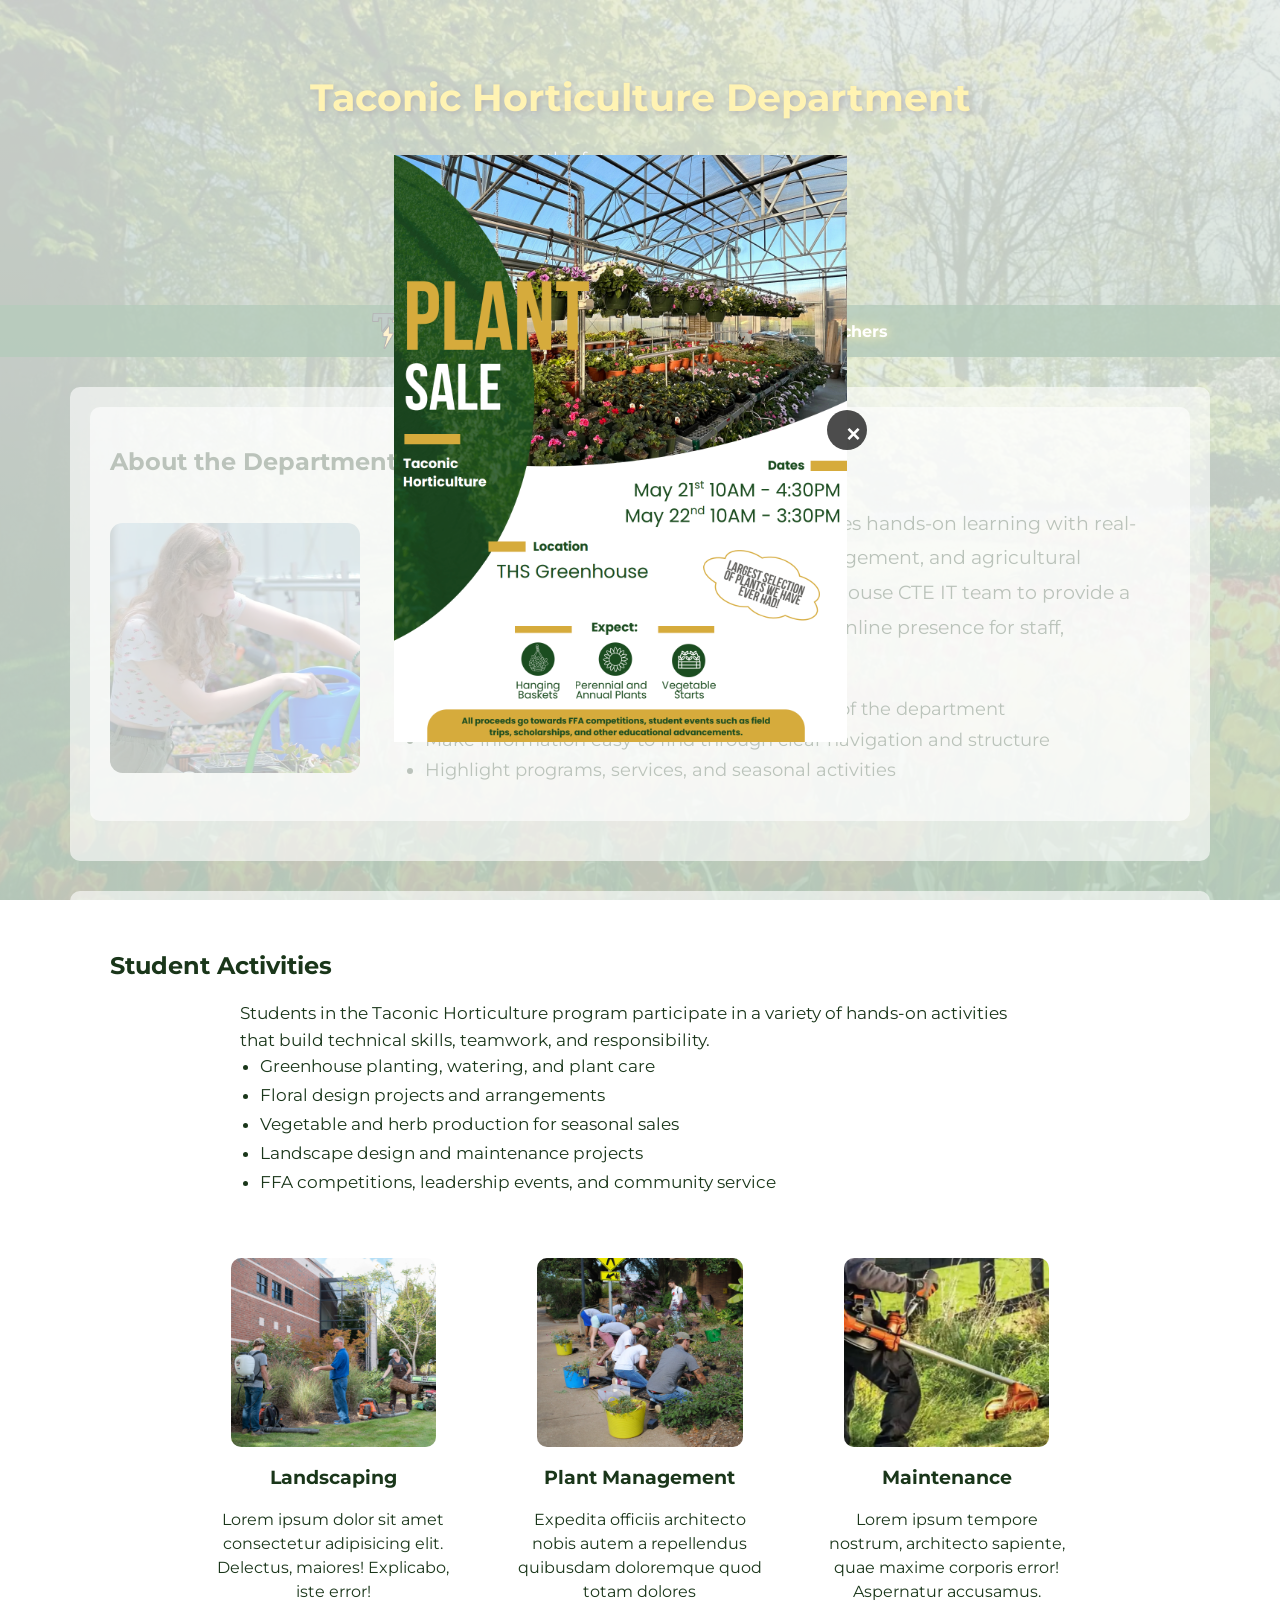
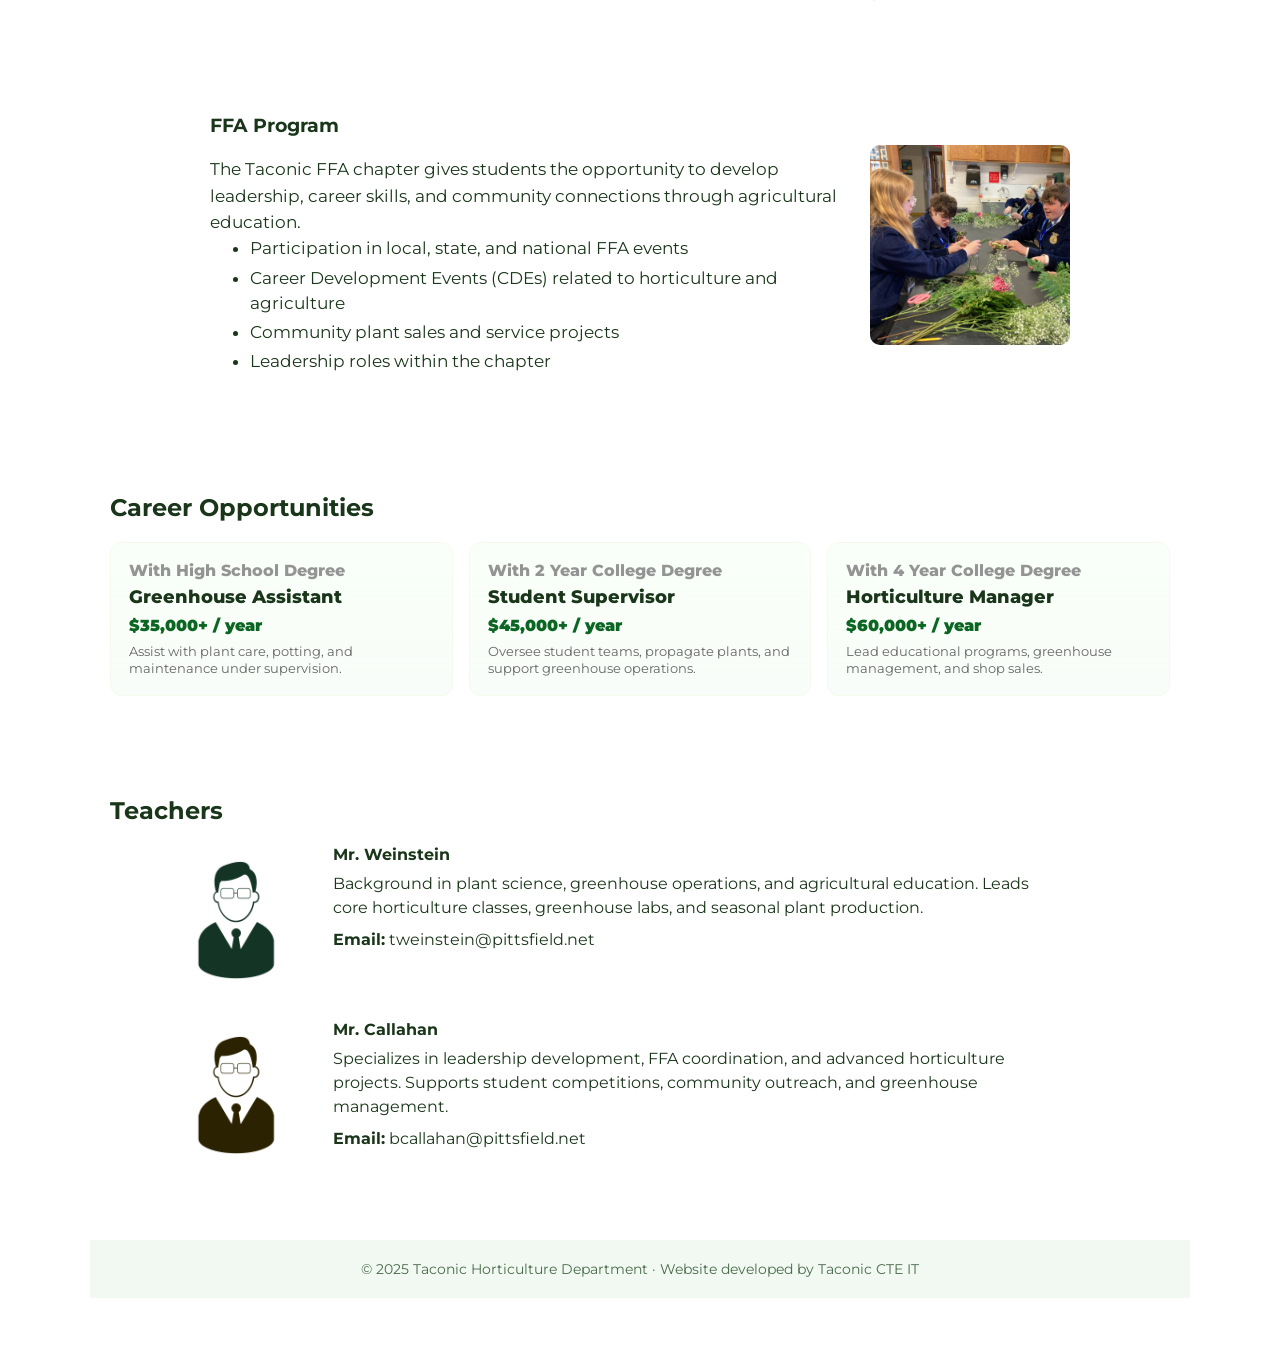
<file: index.html>
<!DOCTYPE html>
<html lang="en">
<head>
  <meta charset="UTF-8">
  <meta name="viewport" content="width=device-width, initial-scale=1.0">
  <link rel="preconnect" href="https://fonts.googleapis.com">
  <link href="https://fonts.googleapis.com/css2?family=Playfair+Display:wght@400;700&family=DM+Sans:wght@300;400;500&display=swap" rel="stylesheet">
  <link rel="stylesheet" href="style.css">
  <title>Taconic Horticulture Department</title>

</head>

<body>

<div id="splash">
    <a href="sales.html"><img src="./assets/images/sales.png" alt="Welcome"></a>
    <button id="close-btn" aria-label="Close">×</button>
</div>

<!-- HERO BANNER -->
<header class="hero-banner" id="home">
  <div class="hero-content">
    <h1 class="glow-gold">Taconic Horticulture Department</h1>
    <p>Growing the future, one plant at a time</p>
    <a href="sales.html" class="hero-button glow-gold">Seasonal Sales</a>
  </div>
</header>

<!-- NAVIGATION -->
<nav>
  <img class="taconic-logo" 
       src="./assets/images/ths_logo.png" 
       alt="Taconic Logo">

  <a class="glow-gold" href="#home">Home</a>
  <a class="glow-gold" href="#activities">Student Activities</a>
  <a class="glow-gold" href="#careers">Careers</a>
  <a class="glow-gold" href="#teachers">Teachers</a>
</nav>

<!-- ABOUT SECTION -->
<div class="section">
  <div class="card">
    <h2>About the Department</h2>

    <div class="about-container">
      <img src="assets/images/about_image.png" alt="About the Horticulture Department" class="about-image">
      
      <div class="about-content">
        <p class="about-text">
          The Taconic Horticulture Department combines hands-on learning with real-world skills in plant science,
          greenhouse management, and agricultural leadership.  
          This website is designed by the in-house CTE IT team to provide a professional, approachable, and
          user-friendly online presence for staff, students, and the community.
        </p>

        <ul class="about-list">
          <li>Present a professional and welcoming image of the department</li>
          <li>Make information easy to find through clear navigation and structure</li>
          <li>Highlight programs, services, and seasonal activities</li>
        </ul>
      </div>
    </div>
  </div>
</div>

<!-- STUDENT ACTIVITIES -->
<div class="section" id="activities">
  <div class="card">
    <h2>Student Activities</h2>

    <p class="body-text">
      Students in the Taconic Horticulture program participate in a variety of hands-on activities that build
      technical skills, teamwork, and responsibility.
    </p>

    <ul class="body-text">
      <li>Greenhouse planting, watering, and plant care</li>
      <li>Floral design projects and arrangements</li>
      <li>Vegetable and herb production for seasonal sales</li>
      <li>Landscape design and maintenance projects</li>
      <li>FFA competitions, leadership events, and community service</li>
    </ul>
    <br>

  <!-- PLANT GRID -->
  <div class="plant-grid">
    <div class="plant-card">
      <img src="./assets/images/student-act01.png" alt="Azalea">
      <h3>Landscaping</h3>
      <p>Lorem ipsum dolor sit amet consectetur adipisicing elit. Delectus, maiores! Explicabo, iste error!</p>
    </div>

    <div class="plant-card">
      <img src="./assets/images/student-act02.png" alt="Celosia">
      <h3>Plant Management</h3>
      <p>Expedita officiis architecto nobis autem a repellendus quibusdam doloremque quod totam dolores</p>
    </div>

    <div class="plant-card">
      <img src="./assets/images/student-act03.png" alt="Sunflower">
      <h3>Maintenance</h3>
      <p>Lorem ipsum tempore nostrum, architecto sapiente, quae maxime corporis error! Aspernatur accusamus.</p>
    </div>
  </div>

  <div class="info-card" id="ffa-section">
    <div class="ffa-container">
      <div class="ffa-content">
        <br>
        <h3>FFA Program</h3>
        <p class="body-text">
          The Taconic FFA chapter gives students the opportunity to develop leadership, career skills, and
          community connections through agricultural education.
        </p>

        <ul class="body-text">
          <li>Participation in local, state, and national FFA events</li>
          <li>Career Development Events (CDEs) related to horticulture and agriculture</li>
          <li>Community plant sales and service projects</li>
          <li>Leadership roles within the chapter</li>
        </ul>
      </div>
      <img src="assets/images/ffa_img.png" alt="FFA Program" class="ffa-image">
    </div>

  </div>

</div>


<!-- Career Info -->
<div class="section" id="careers" style="padding: 20px 20px 40px 20px;">
  <h2>Career Opportunities</h2>
    <!-- <p class="muted">Learn real-world horticulture and landscaping while gaining experience for future careers.</p> -->
    <div class="career-grid">
      <div class="career-card">
        <h3 class="career-sub">With High School Degree</h3>
        <div class="career-role">Greenhouse Assistant</div>
        <div class="career-salary">$35,000+ / year</div>
        <div class="career-note muted">
          Assist with plant care, potting, and maintenance under supervision.
        </div>
      </div>

      <div class="career-card">
        <h3 class="career-sub">With 2 Year College Degree</h3>
        <div class="career-role">Student Supervisor</div>
        <div class="career-salary">$45,000+ / year</div>
        <div class="career-note muted">
          Oversee student teams, propagate plants, and support greenhouse operations.
        </div>
      </div>

      <div class="career-card">
        <h3 class="career-sub">With 4 Year College Degree</h3>
        <div class="career-role">Horticulture Manager</div>
        <div class="career-salary">$60,000+ / year</div>
        <div class="career-note muted">
          Lead educational programs, greenhouse management, and shop sales.
        </div>
      </div>
  </div>
</div>

<!-- TEACHER INFO -->
<div class="section teacher-section" id="teachers">
  <div class="card transparent-card">
    <h2>Teachers</h2>

    <div class="teacher-grid" >
      <div class="teacher-card teacher-card-compact">
        <img src="assets/images/staff_green.png" alt="Mr. Weinstein" class="teacher-image">
        <div class="teacher-content">
          <h4>Mr. Weinstein</h4>
          <p class="teacher-info">
            Background in plant science, greenhouse operations, and agricultural education.
            Leads core horticulture classes, greenhouse labs, and seasonal plant production.
          </p>
          <p class="teacher-info"><strong>Email:</strong> tweinstein@pittsfield.net</p>
        </div>
      </div>

      <div class="teacher-card teacher-card-compact">
        <img src="assets/images/staff_gold.png" alt="Mr. Callahan" class="teacher-image">
        <div class="teacher-content">
          <h4>Mr. Callahan</h4>
          <p class="teacher-info">
            Specializes in leadership development, FFA coordination, and advanced horticulture projects.
            Supports student competitions, community outreach, and greenhouse management.
          </p>
          <p class="teacher-info"><strong>Email:</strong> bcallahan@pittsfield.net</p>
        </div>
      </div>
    </div>
  </div>
</div>

<!-- PROJECT INFO
<div class="section" id="project">
  <div class="card">
    <h2>Website Project Overview</h2>

    <p class="body-text">
      This website is designed and developed by the Taconic CTE IT department as an internal project to support
      the Horticulture Department. The goals are to provide a stylish, easy-to-use, and informative resource
      for staff, students, and the public.
    </p>

    <p class="subheading">Scope & Objectives</p>
    <ul class="body-text">
      <li>Present a professional and approachable online presence</li>
      <li>Make information easy to find through clear navigation and structure</li>
      <li>Highlight programs, services, and seasonal activities</li>
      <li>Optimize for desktop computer use</li>
    </ul>

    <p class="subheading">Timeline (Estimated)</p>
    <table class="timeline-table">
      <tr>
        <th>Phase</th>
        <th>Estimated Duration</th>
      </tr>
      <tr>
        <td>Discovery & Planning</td>
        <td>1 week</td>
      </tr>
      <tr>
        <td>Design</td>
        <td>1 week</td>
      </tr>
      <tr>
        <td>Development</td>
        <td>4 weeks</td>
      </tr>
      <tr>
        <td>Testing & Launch</td>
        <td>2 weeks</td>
      </tr>
      <tr>
        <td><strong>Total</strong></td>
        <td><strong>8 weeks</strong></td>
      </tr>
    </table>

    <p class="subheading">Responsibilities & Assumptions</p>
    <ul class="body-text">
      <li>Horticulture Department provides timely feedback and content approvals</li>
      <li>Department supplies accurate text, images, and materials</li>
      <li>A primary contact is designated for coordination and communication</li>
      <li>Hosting and domain follow existing Taconic IT standards</li>
      <li>Ongoing content updates handled by designated staff after launch</li>
    </ul>

    <p class="note-text">
      Source code and documentation will be maintained by the CTE IT department for future updates and improvements.
    </p>

  </div>
</div> -->

<!-- FOOTER -->
<footer>
  © 2025 Taconic Horticulture Department · Website developed by Taconic CTE IT
</footer>

<!-- JAVASCRIPT -->
<script src="script.js"></script>
<script>
    const splash = document.getElementById('splash');
    const closeBtn = document.getElementById('close-btn');

    function closeSplash() {
        if (splash.classList.contains('fade-out')) return;

        splash.classList.add('fade-out');

        setTimeout(() => {
            splash.remove();
        }, 2000); // matches CSS transition duration
    }

    // Auto-close after 10 seconds
    setTimeout(closeSplash, 8000);

    // Manual close
    closeBtn.addEventListener('click', closeSplash);
</script>

</body>
</html>
</file>
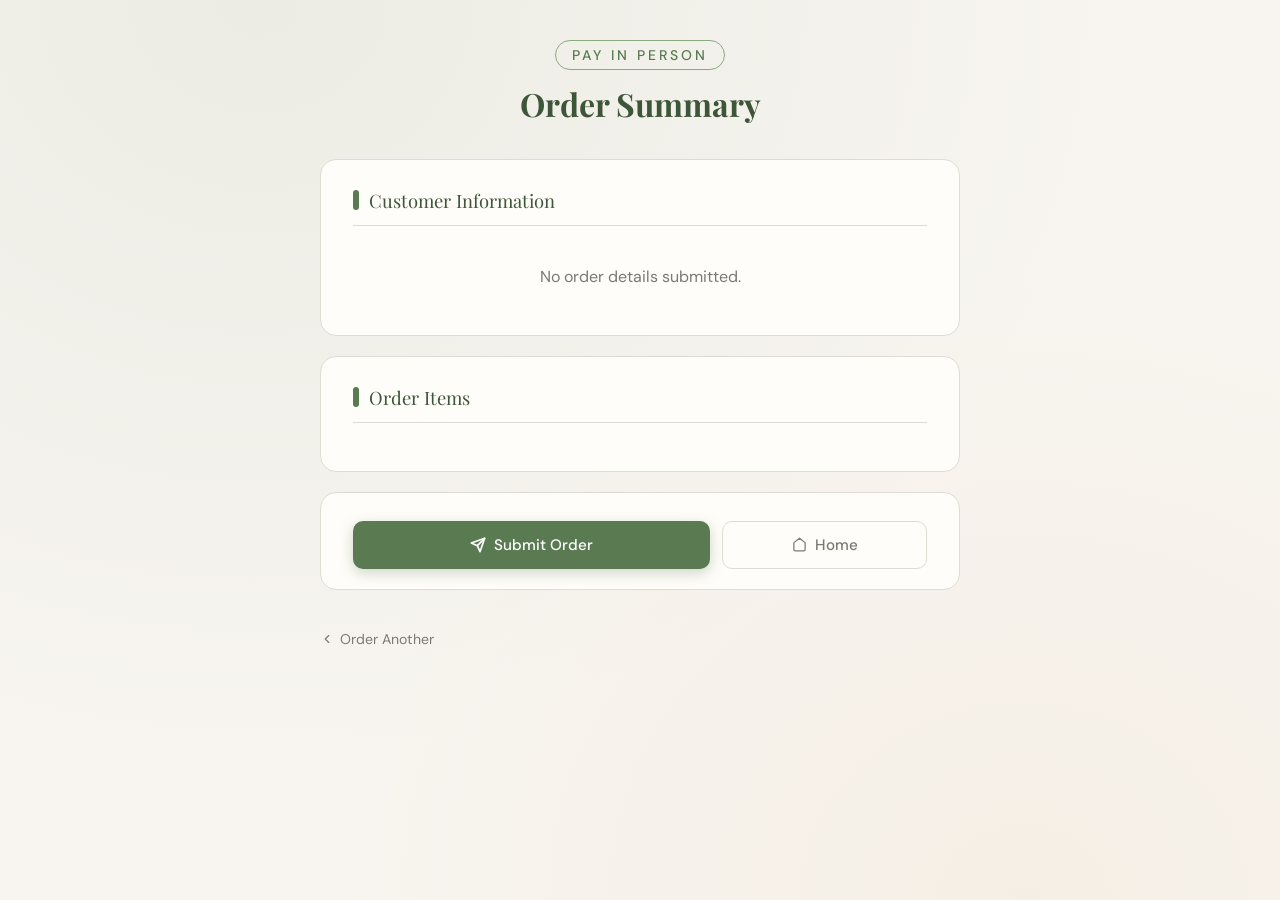
<file: order-detail.html>
<!DOCTYPE html>
<html lang="en">
<head>
    <meta charset="UTF-8">
    <meta name="viewport" content="width=device-width, initial-scale=1.0">
    <title>Order Details</title>
    <link rel="preconnect" href="https://fonts.googleapis.com">
    <link href="https://fonts.googleapis.com/css2?family=Playfair+Display:wght@400;700&family=DM+Sans:wght@300;400;500&display=swap" rel="stylesheet">
    <style>
        :root {
            --sage: #5a7a52;
            --sage-dark: #3e5638;
            --sage-light: #8aaa82;
            --cream: #f8f5f0;
            --warm-white: #fffdf9;
            --text: #2c2c2c;
            --muted: #7a7a72;
            --border: #e0dbd3;
            --accent: #c4853a;
        }

        * { box-sizing: border-box; margin: 0; padding: 0; }

        body {
            font-family: 'DM Sans', sans-serif;
            background-color: var(--cream);
            color: var(--text);
            min-height: 100vh;
            padding: 40px 20px 60px;
            background-image:
                radial-gradient(ellipse at 20% 0%, rgba(90,122,82,0.08) 0%, transparent 60%),
                radial-gradient(ellipse at 80% 100%, rgba(196,133,58,0.06) 0%, transparent 50%);
        }

        .container {
            max-width: 640px;
            margin: auto;
            animation: fadeUp 0.5s ease both;
        }

        /* Header */
        .header {
            text-align: center;
            margin-bottom: 36px;
            animation: fadeDown 0.6s ease both;
        }

        .header-eyebrow {
            display: inline-block;
            font-size: 14px;
            font-weight: 500;
            letter-spacing: 3px;
            text-transform: uppercase;
            color: var(--sage);
            border: 1px solid var(--sage-light);
            padding: 5px 16px;
            border-radius: 20px;
            margin-bottom: 16px;
        }

        h1 {
            font-family: 'Playfair Display', serif;
            font-size: clamp(1.5rem, 5vw, 2rem);
            font-weight: 700;
            color: var(--sage-dark);
            line-height: 1.15;
        }

        /* Section cards */
        .section-card {
            background: var(--warm-white);
            border: 1px solid var(--border);
            border-radius: 16px;
            padding: 28px 32px;
            margin-bottom: 20px;
        }

        .section-title {
            font-family: 'Playfair Display', serif;
            font-size: 1.15rem;
            color: var(--sage-dark);
            margin-bottom: 20px;
            padding-bottom: 12px;
            border-bottom: 1px solid var(--border);
            display: flex;
            align-items: center;
            gap: 10px;
        }

        .section-title::before {
            content: '';
            display: inline-block;
            width: 6px;
            height: 20px;
            background: var(--sage);
            border-radius: 3px;
            flex-shrink: 0;
        }

        /* Detail rows */
        .detail-row {
            display: flex;
            align-items: center;
            gap: 12px;
            padding: 10px 0;
            border-bottom: 1px solid var(--border);
        }

        .detail-row:last-child { border-bottom: none; }

        .detail-label {
            font-size: 0.78rem;
            font-weight: 500;
            letter-spacing: 0.5px;
            text-transform: uppercase;
            color: var(--muted);
            width: 90px;
            flex-shrink: 0;
        }

        .detail-value {
            font-size: 0.95rem;
            color: var(--text);
            flex: 1;
            background: var(--cream);
            border: 1.5px solid var(--border);
            border-radius: 8px;
            padding: 9px 13px;
            font-family: 'DM Sans', sans-serif;
        }

        /* Product items */
        .product-row {
            display: flex;
            align-items: center;
            justify-content: space-between;
            padding: 12px 0;
            border-bottom: 1px solid var(--border);
            gap: 12px;
        }

        .product-row:last-child { border-bottom: none; }

        .product-name {
            font-weight: 500;
            flex: 1;
        }

        .product-qty {
            font-size: 0.95rem;
            color: var(--muted);
            white-space: nowrap;
        }

        .product-subtotal {
            font-weight: 600;
            color: var(--sage-dark);
            white-space: nowrap;
            font-size: 1rem;
        }

        /* Total */
        .total-line {
            display: flex;
            justify-content: space-between;
            align-items: center;
            padding-top: 16px;
            margin-top: 4px;
            border-top: 2px solid var(--border);
        }

        .total-label {
            font-size: 0.85rem;
            text-transform: uppercase;
            letter-spacing: 1px;
            color: var(--muted);
            font-weight: 500;
        }

        .total-amount {
            font-family: 'Playfair Display', serif;
            font-size: 1.8rem;
            font-weight: 700;
            color: var(--sage-dark);
        }

        /* Buttons */
        .btn-row {
            display: flex;
            gap: 12px;
            margin-top: 8px;
        }

        button {
            display: inline-flex;
            align-items: center;
            justify-content: center;
            gap: 8px;
            padding: 13px 24px;
            border-radius: 10px;
            border: none;
            font-family: 'DM Sans', sans-serif;
            font-size: 0.95rem;
            font-weight: 500;
            cursor: pointer;
            transition: all 0.2s;
        }

        .btn-primary {
            flex: 2;
            background: var(--sage);
            color: white;
            box-shadow: 0 4px 14px rgba(90,122,82,0.3);
        }

        .btn-primary:hover {
            background: var(--sage-dark);
            box-shadow: 0 6px 20px rgba(90,122,82,0.4);
            transform: translateY(-1px);
        }

        .btn-secondary {
            flex: 1;
            background: transparent;
            color: var(--muted);
            border: 1.5px solid var(--border);
        }

        .btn-secondary:hover {
            border-color: var(--sage-light);
            color: var(--sage);
            background: rgba(90,122,82,0.04);
        }

        .back-link {
            display: inline-flex;
            align-items: center;
            gap: 6px;
            margin-top: 20px;
            font-size: 0.88rem;
            color: var(--muted);
            text-decoration: none;
            transition: color 0.2s;
        }

        .back-link:hover { color: var(--sage); }

        .no-order {
            text-align: center;
            color: var(--muted);
            padding: 20px 0;
        }

        @keyframes fadeDown {
            from { opacity: 0; transform: translateY(-16px); }
            to   { opacity: 1; transform: translateY(0); }
        }

        @keyframes fadeUp {
            from { opacity: 0; transform: translateY(16px); }
            to   { opacity: 1; transform: translateY(0); }
        }

        @media (max-width: 480px) {
            .btn-row { flex-direction: column; }
            .section-card { padding: 20px; }
        }
    </style>
</head>
<body>
    <div class="container">

        <div class="header">
            <div class="header-eyebrow">Pay In Person</div>
            <h1>Order Summary</h1>
        </div>

        <div id="order-details">
            <form id="order-details-form" action="https://formspree.io/f/mdajqypg" method="POST">

                <!-- Customer Info -->
                <div class="section-card" id="customer-card">
                    <div class="section-title">Customer Information</div>
                    <div id="customer-info-display"></div>
                </div>

                <!-- Products -->
                <div class="section-card" id="products-card">
                    <div class="section-title">Order Items</div>
                    <div id="product-list-display"></div>
                    <div id="total-amount-display"></div>
                </div>

                <div class="section-card" style="padding: 20px 32px;">
                    <div class="btn-row">
                        <button type="submit" id="send-button" class="btn-primary">
                            <svg width="16" height="16" viewBox="0 0 24 24" fill="none" stroke="currentColor" stroke-width="2.5" stroke-linecap="round" stroke-linejoin="round"><line x1="22" y1="2" x2="11" y2="13"/><polygon points="22 2 15 22 11 13 2 9 22 2"/></svg>
                            Submit Order
                        </button>
                        <button type="button" class="btn-secondary" onclick="window.location.href='index.html'">
                            <svg width="15" height="15" viewBox="0 0 24 24" fill="none" stroke="currentColor" stroke-width="2" stroke-linecap="round" stroke-linejoin="round"><path d="M3 9l9-7 9 7v11a2 2 0 0 1-2 2H5a2 2 0 0 1-2-2z"/></svg>
                            Home
                        </button>
                    </div>
                </div>

            </form>
        </div>

        <a href="sales.html" class="back-link">
            <svg width="14" height="14" viewBox="0 0 24 24" fill="none" stroke="currentColor" stroke-width="2" stroke-linecap="round" stroke-linejoin="round"><polyline points="15 18 9 12 15 6"/></svg>
            Order Another
        </a>

    </div>

    <script>
        document.addEventListener('DOMContentLoaded', function() {
            const urlParams = new URLSearchParams(window.location.search);
            const customerInfoDisplay = document.getElementById('customer-info-display');
            const productListDisplay = document.getElementById('product-list-display');
            const totalAmountDisplay = document.getElementById('total-amount-display');

            if (urlParams.toString() === '') {
                customerInfoDisplay.innerHTML = '<p class="no-order">No order details submitted.</p>';
                return;
            }

            let products = {};
            let customerDetails = {};
            let totalAmount = 0;

            for (let [key, value] of urlParams.entries()) {
                key = decodeURIComponent(key);
                value = decodeURIComponent(value);

                if (key.startsWith('quantity-')) {
                    const id = key.replace('quantity-', '');
                    if (!products[id]) products[id] = {};
                    products[id].quantity = parseInt(value, 10);
                } else if (key.startsWith('product-name-')) {
                    const id = key.replace('product-name-', '');
                    if (!products[id]) products[id] = {};
                    products[id].name = value;
                } else if (key.startsWith('product-price-')) {
                    const id = key.replace('product-price-', '');
                    if (!products[id]) products[id] = {};
                    products[id].price = parseFloat(value);
                } else if (key === 'total-order-amount') {
                    totalAmount = parseFloat(value);
                } else if (key.startsWith('customer-')) {
                    customerDetails[key.replace('customer-', '')] = value;
                }
            }

            // Render customer info
            const labelMap = { name: 'Name', email: 'Email', phone: 'Phone', notes: 'Notes' };
            if (Object.keys(customerDetails).length > 0) {
                customerInfoDisplay.innerHTML = Object.entries(customerDetails).map(([key, val]) => `
                    <div class="detail-row">
                        <span class="detail-label">${labelMap[key] || key}</span>
                        <input type="text" class="detail-value" name="${key}" value="${val}" readonly>
                    </div>
                `).join('');
            } else {
                customerInfoDisplay.innerHTML = '<p class="no-order">No customer info found.</p>';
            }

            // Render products
            if (Object.keys(products).length > 0) {
                productListDisplay.innerHTML = Object.values(products).map(p => `
                    <div class="product-row">
                        <span class="product-name">${p.name}</span>
                        <span class="product-qty">× ${p.quantity} </span>
                        <span class="product-subtotal">$${(p.quantity * p.price).toFixed(2)}</span>
                        <input type="hidden" name="${p.name}" value=" x ${p.quantity} $${(p.quantity * p.price).toFixed(2)}">
                    </div>
                `).join('');

                totalAmountDisplay.innerHTML = `
                    <div class="total-line">
                        <span class="total-label">Total</span>
                        <span class="total-amount">$${totalAmount.toFixed(2)}</span>
                        <input type="hidden" name="Total-Amount" value="$${totalAmount.toFixed(2)}">
                    </div>
                `;
            } else {
                productListDisplay.innerHTML = '<p class="no-order">No products in this order.</p>';
            }
        });
    </script>
</body>
</html>
</file>
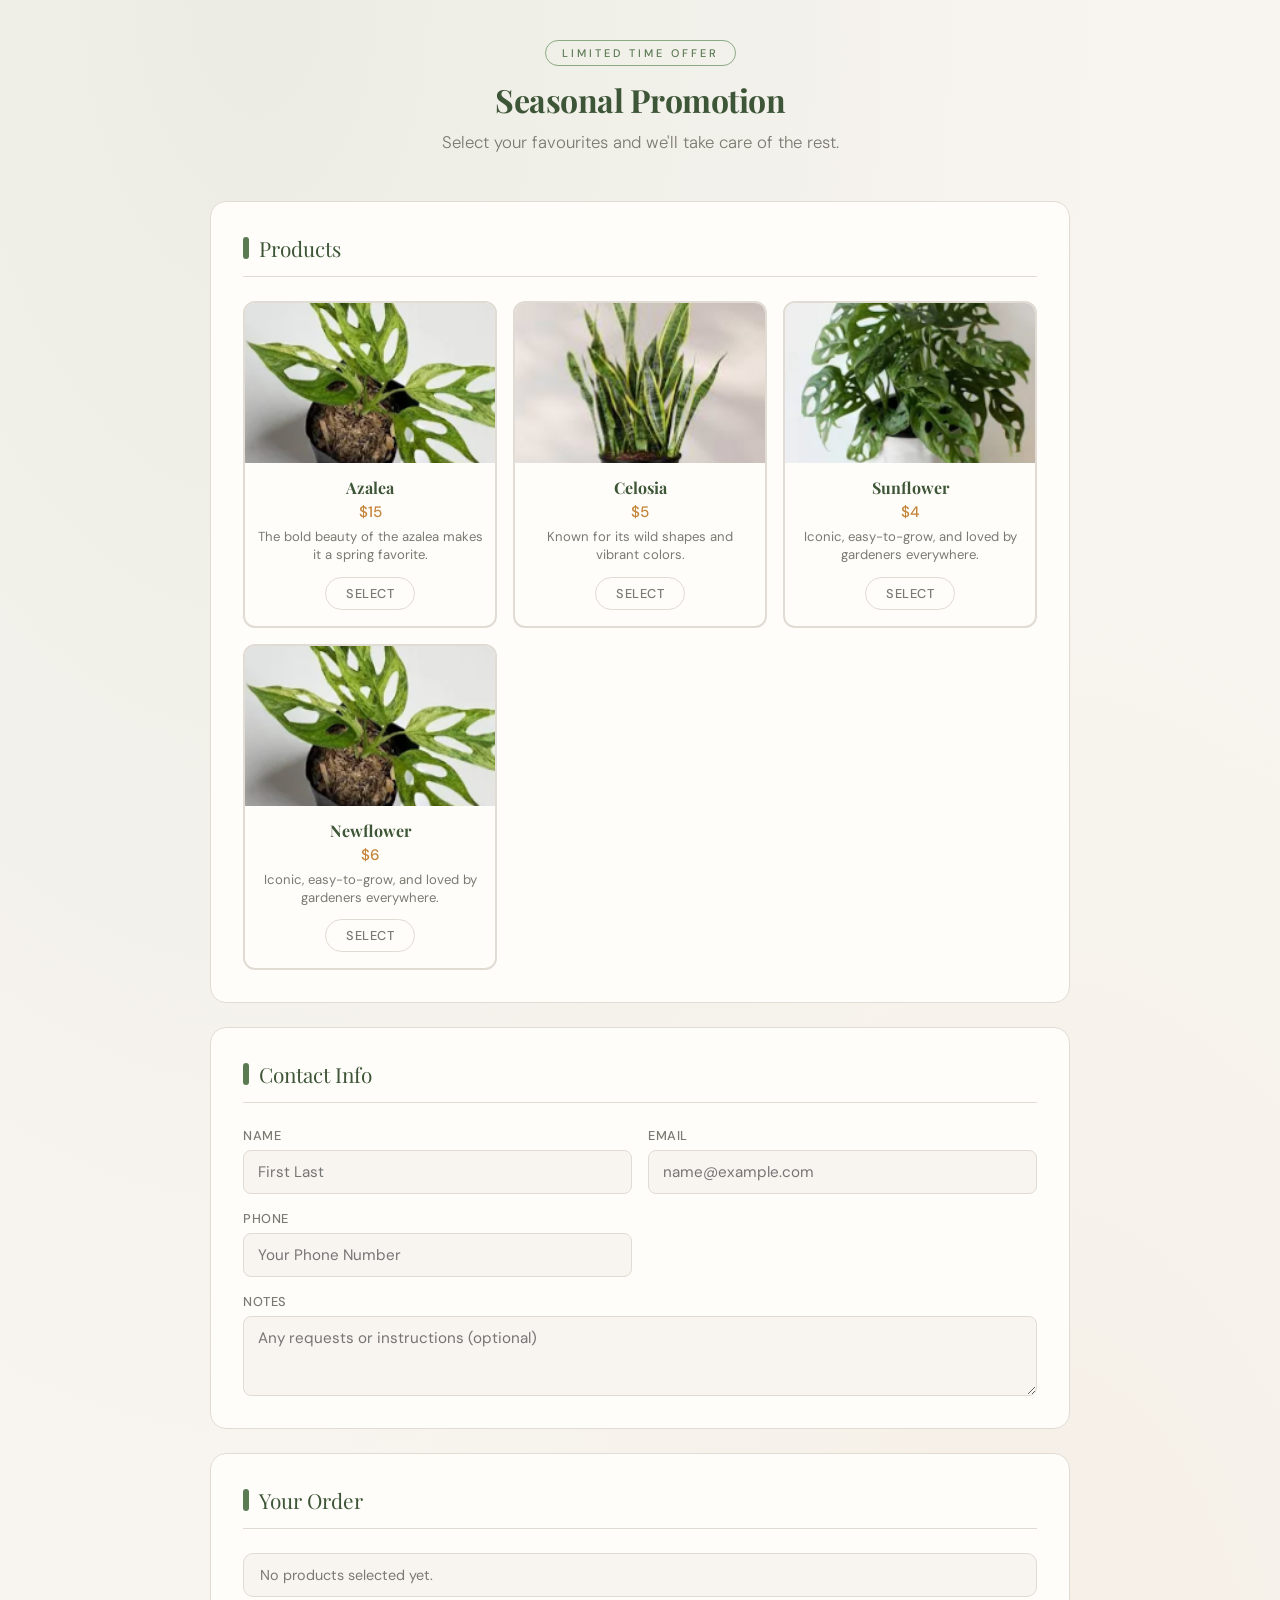
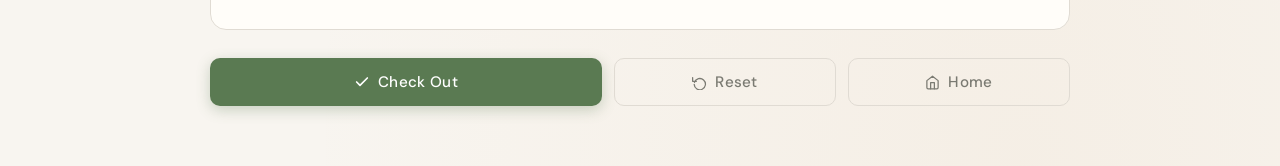
<file: sales.html>
<!DOCTYPE html>
<html lang="en">
<head>
    <meta charset="UTF-8">
    <meta name="viewport" content="width=device-width, initial-scale=1.0">
    <title>Seasonal Promotion</title>
    <link rel="preconnect" href="https://fonts.googleapis.com">
    <link href="https://fonts.googleapis.com/css2?family=Playfair+Display:wght@400;700&family=DM+Sans:wght@300;400;500&display=swap" rel="stylesheet">
    <style>
        :root {
            --sage: #5a7a52;
            --sage-dark: #3e5638;
            --sage-light: #8aaa82;
            --cream: #f8f5f0;
            --warm-white: #fffdf9;
            --text: #2c2c2c;
            --muted: #7a7a72;
            --border: #e0dbd3;
            --accent: #c4853a;
        }

        * { box-sizing: border-box; margin: 0; padding: 0; }

        body {
            font-family: 'DM Sans', sans-serif;
            background-color: var(--cream);
            color: var(--text);
            min-height: 100vh;
            padding: 40px 20px 60px;
            background-image: 
                radial-gradient(ellipse at 20% 0%, rgba(90,122,82,0.08) 0%, transparent 60%),
                radial-gradient(ellipse at 80% 100%, rgba(196,133,58,0.06) 0%, transparent 50%);
        }

        .container {
            max-width: 860px;
            margin: auto;
        }

        /* Header */
        .header {
            text-align: center;
            margin-bottom: 48px;
            animation: fadeDown 0.6s ease both;
        }

        .header-eyebrow {
            display: inline-block;
            font-size: 11px;
            font-weight: 500;
            letter-spacing: 3px;
            text-transform: uppercase;
            color: var(--sage);
            border: 1px solid var(--sage-light);
            padding: 5px 16px;
            border-radius: 20px;
            margin-bottom: 16px;
        }

        h1 {
            font-family: 'Playfair Display', serif;
            font-size: clamp(1.5rem, 5vw, 2rem);
            font-weight: 700;
            color: var(--sage-dark);
            line-height: 1.15;
            letter-spacing: -0.5px;
        }

        .header-sub {
            margin-top: 12px;
            color: var(--muted);
            font-weight: 300;
            font-size: 1.05rem;
        }

        /* Cards */
        .section-card {
            background: var(--warm-white);
            border: 1px solid var(--border);
            border-radius: 16px;
            padding: 32px;
            margin-bottom: 24px;
            animation: fadeUp 0.5s ease both;
        }

        .section-card:nth-child(2) { animation-delay: 0.1s; }
        .section-card:nth-child(3) { animation-delay: 0.2s; }
        .section-card:nth-child(4) { animation-delay: 0.3s; }

        .section-title {
            font-family: 'Playfair Display', serif;
            font-size: 1.3rem;
            color: var(--sage-dark);
            margin-bottom: 24px;
            padding-bottom: 14px;
            border-bottom: 1px solid var(--border);
            display: flex;
            align-items: center;
            gap: 10px;
        }

        .section-title::before {
            content: '';
            display: inline-block;
            width: 6px;
            height: 22px;
            background: var(--sage);
            border-radius: 3px;
        }

        /* Product Grid */
        .product-grid {
            display: grid;
            grid-template-columns: repeat(auto-fill, minmax(220px, 1fr));
            gap: 16px;
        }

        .product-item {
            border: 2px solid var(--border);
            padding: 0;
            border-radius: 12px;
            text-align: center;
            cursor: pointer;
            transition: border-color 0.2s, box-shadow 0.2s, transform 0.2s;
            overflow: hidden;
            position: relative;
            background: var(--warm-white);
        }

        .product-item:hover {
            border-color: var(--sage-light);
            box-shadow: 0 6px 24px rgba(90,122,82,0.12);
            transform: translateY(-2px);
        }

        .product-item.selected {
            border-color: var(--sage);
            box-shadow: 0 0 0 3px rgba(90,122,82,0.15);
        }

        .product-item img {
            width: 100%;
            height: 160px;
            object-fit: cover;
            display: block;
        }

        .product-item-body {
            padding: 14px 12px 16px;
        }

        .product-item h3 {
            font-family: 'Playfair Display', serif;
            font-size: 1rem;
            font-weight: 700;
            color: var(--sage-dark);
            margin-bottom: 4px;
        }

        .product-price {
            font-weight: 500;
            color: var(--accent);
            font-size: 0.95rem;
        }

        .product-desc {
            font-size: 0.82rem;
            color: var(--muted);
            margin-top: 6px;
            line-height: 1.4;
        }

        /* Custom checkbox */
        .product-item input[type="checkbox"] {
            display: none;
        }

        .product-select-btn {
            display: inline-block;
            margin-top: 12px;
            padding: 7px 20px;
            border-radius: 20px;
            font-size: 0.8rem;
            font-weight: 500;
            letter-spacing: 0.5px;
            border: 1.5px solid var(--border);
            color: var(--muted);
            transition: all 0.2s;
            cursor: pointer;
        }

        .product-item.selected .product-select-btn {
            background: var(--sage);
            border-color: var(--sage);
            color: white;
        }

        .checkmark {
            position: absolute;
            top: 10px;
            right: 10px;
            width: 24px;
            height: 24px;
            background: var(--sage);
            border-radius: 50%;
            display: flex;
            align-items: center;
            justify-content: center;
            opacity: 0;
            transform: scale(0.5);
            transition: opacity 0.2s, transform 0.2s;
        }

        .checkmark svg { width: 13px; height: 13px; fill: white; }

        .product-item.selected .checkmark {
            opacity: 1;
            transform: scale(1);
        }

        /* Contact Form */
        .form-row {
            display: grid;
            grid-template-columns: 1fr 1fr;
            gap: 16px;
            margin-bottom: 16px;
        }

        .form-group {
            display: flex;
            flex-direction: column;
            gap: 6px;
        }

        .form-group.full { grid-column: 1 / -1; }

        label {
            font-size: 0.8rem;
            font-weight: 500;
            letter-spacing: 0.5px;
            text-transform: uppercase;
            color: var(--muted);
        }

        input[type="text"],
        input[type="email"],
        input[type="tel"],
        textarea {
            width: 100%;
            padding: 11px 14px;
            border: 1.5px solid var(--border);
            border-radius: 8px;
            font-family: 'DM Sans', sans-serif;
            font-size: 0.95rem;
            color: var(--text);
            background: var(--cream);
            transition: border-color 0.2s, box-shadow 0.2s;
            outline: none;
        }

        input:focus, textarea:focus {
            border-color: var(--sage);
            box-shadow: 0 0 0 3px rgba(90,122,82,0.1);
        }

        textarea { resize: vertical; min-height: 80px; }

        /* Order summary */
        #selected-products-list {
            list-style: none;
            padding: 0;
            display: flex;
            flex-direction: column;
            gap: 10px;
        }

        #selected-products-list li {
            display: flex;
            align-items: center;
            gap: 12px;
            background: var(--cream);
            border: 1px solid var(--border);
            padding: 12px 16px;
            border-radius: 10px;
        }

        #selected-products-list li.header-row {
            background: none;
            border: none;
            padding: 0 16px;
            font-size: 0.78rem;
            font-weight: 500;
            text-transform: uppercase;
            letter-spacing: 0.5px;
            color: var(--muted);
        }

        #selected-products-list li img {
            width: 46px;
            height: 46px;
            object-fit: cover;
            border-radius: 8px;
            flex-shrink: 0;
        }

        #selected-products-list li span {
            font-weight: 500;
            flex: 1;
        }

        #selected-products-list input[type="number"] {
            width: 68px;
            padding: 7px 10px;
            text-align: center;
            border: 1.5px solid var(--border);
            border-radius: 8px;
            font-family: 'DM Sans', sans-serif;
            font-size: 0.95rem;
            background: var(--warm-white);
            outline: none;
            transition: border-color 0.2s;
        }

        #selected-products-list input[type="number"]:focus {
            border-color: var(--sage);
        }

        .empty-order {
            text-align: center;
            color: var(--muted);
            font-size: 0.9rem;
            padding: 20px 0;
        }

        .total-line {
            display: flex;
            justify-content: flex-end;
            align-items: center;
            gap: 12px;
            margin-top: 16px;
            padding-top: 16px;
            border-top: 1px solid var(--border);
        }

        .total-label {
            font-size: 0.85rem;
            text-transform: uppercase;
            letter-spacing: 1px;
            color: var(--muted);
            font-weight: 500;
        }

        .total-amount {
            font-family: 'Playfair Display', serif;
            font-size: 1.6rem;
            font-weight: 700;
            color: var(--sage-dark);
        }

        /* Buttons */
        .btn-row {
            display: flex;
            gap: 12px;
            margin-top: 28px;
        }

        button {
            display: inline-flex;
            align-items: center;
            justify-content: center;
            gap: 8px;
            padding: 13px 24px;
            border-radius: 10px;
            border: none;
            font-family: 'DM Sans', sans-serif;
            font-size: 0.95rem;
            font-weight: 500;
            cursor: pointer;
            transition: all 0.2s;
            letter-spacing: 0.3px;
        }

        .btn-primary {
            flex: 2;
            background: var(--sage);
            color: white;
            box-shadow: 0 4px 14px rgba(90,122,82,0.3);
        }

        .btn-primary:hover {
            background: var(--sage-dark);
            box-shadow: 0 6px 20px rgba(90,122,82,0.4);
            transform: translateY(-1px);
        }

        .btn-secondary {
            flex: 1;
            background: transparent;
            color: var(--muted);
            border: 1.5px solid var(--border);
        }

        .btn-secondary:hover {
            border-color: var(--sage-light);
            color: var(--sage);
            background: rgba(90,122,82,0.04);
        }

        @keyframes fadeDown {
            from { opacity: 0; transform: translateY(-16px); }
            to   { opacity: 1; transform: translateY(0); }
        }

        @keyframes fadeUp {
            from { opacity: 0; transform: translateY(16px); }
            to   { opacity: 1; transform: translateY(0); }
        }

        @media (max-width: 540px) {
            .form-row { grid-template-columns: 1fr; }
            .btn-row { flex-direction: column; }
            .btn-primary, .btn-secondary { flex: unset; width: 100%; }
        }
    </style>
</head>
<body>
    <div class="container">

        <div class="header">
            <div class="header-eyebrow">Limited Time Offer</div>
            <h1>Seasonal Promotion</h1>
            <p class="header-sub">Select your favourites and we'll take care of the rest.</p>
        </div>

        <form id="promo-form" action="order-detail.html" name="order-form" method="GET">

            <!-- Products -->
            <div class="section-card">
                <div class="section-title">Products</div>
                <div class="product-grid" id="product-grid"></div>
            </div>

            <!-- Contact -->
            <div class="section-card">
                <div class="section-title">Contact Info</div>
                <div class="form-row">
                    <div class="form-group">
                        <label for="customer-name">Name</label>
                        <input type="text" id="customer-name" name="customer-name" placeholder="First Last" required>
                    </div>
                    <div class="form-group">
                        <label for="customer-email">Email</label>
                        <input type="email" id="customer-email" name="customer-email" placeholder="name@example.com" required>
                    </div>
                </div>
                <div class="form-row">
                    <div class="form-group">
                        <label for="customer-phone">Phone</label>
                        <input type="tel" id="customer-phone" name="customer-phone" placeholder="Your Phone Number" required>
                    </div>
                </div>
                <div class="form-group" style="margin-top: 0;">
                    <label for="customer-notes">Notes</label>
                    <textarea id="customer-notes" name="customer-notes" placeholder="Any requests or instructions (optional)"></textarea>
                </div>
            </div>

            <!-- Order Summary -->
            <div class="section-card">
                <div class="section-title">Your Order</div>
                <ul id="selected-products-list">
                    <li class="empty-order">No products selected yet.</li>
                </ul>
                <input type="hidden" id="total-order-amount" name="total-order-amount" value="0">
                <div class="total-line" id="total-line" style="display:none;">
                    <span class="total-label">Total</span>
                    <span class="total-amount" id="total-display">$0.00</span>
                </div>
            </div>

            <div class="btn-row">
                <button type="submit" class="btn-primary">
                    <svg width="16" height="16" viewBox="0 0 24 24" fill="none" stroke="currentColor" stroke-width="2.5" stroke-linecap="round" stroke-linejoin="round"><polyline points="20 6 9 17 4 12"/></svg>
                    Check Out
                </button>
                <button type="reset" class="btn-secondary" id="download-order">
                    <svg width="15" height="15" viewBox="0 0 24 24" fill="none" stroke="currentColor" stroke-width="2" stroke-linecap="round" stroke-linejoin="round"><polyline points="1 4 1 10 7 10"/><path d="M3.51 15a9 9 0 1 0 .49-3.31"/></svg>
                    Reset
                </button>
                <button type="button" class="btn-secondary" onclick="window.location.href='index.html'">
                    <svg width="15" height="15" viewBox="0 0 24 24" fill="none" stroke="currentColor" stroke-width="2" stroke-linecap="round" stroke-linejoin="round"><path d="M3 9l9-7 9 7v11a2 2 0 0 1-2 2H5a2 2 0 0 1-2-2z"/><polyline points="9 22 9 12 15 12 15 22"/></svg>
                    Home
                </button>
            </div>

        </form>
    </div>

    <script>
        function updateTotalAmount() {
            let total = 0;
            document.querySelectorAll('#selected-products-list input[type="number"]').forEach(input => {
                total += parseFloat(input.dataset.price) * parseInt(input.value, 10);
            });
            document.getElementById('total-display').textContent = `$${total.toFixed(2)}`;
            document.getElementById('total-order-amount').value = total.toFixed(2);
            document.getElementById('total-line').style.display = total > 0 ? 'flex' : 'none';
        }

        document.addEventListener('DOMContentLoaded', () => {
            const productGrid = document.getElementById('product-grid');
            const selectedProductsList = document.getElementById('selected-products-list');
            let products = [];

            fetch('data/products.json')
                .then(r => r.json())
                .then(data => {
                    products = data;
                    products.forEach(product => {
                        const el = document.createElement('div');
                        el.className = 'product-item';
                        el.dataset.productId = product.id;
                        el.innerHTML = `
                            <div class="checkmark"><svg viewBox="0 0 24 24"><path d="M20 6L9 17l-5-5"/></svg></div>
                            <img src="${product.image}" alt="${product.name}">
                            <div class="product-item-body">
                                <h3>${product.name}</h3>
                                <div class="product-price">$${product.price}</div>
                                <p class="product-desc">${product.description}</p>
                                <input type="checkbox" id="${product.id}" name="product" value="${product.name}" data-image="${product.image}" data-price="${product.price}">
                                <label class="product-select-btn" for="${product.id}">Select</label>
                            </div>
                        `;
                        productGrid.appendChild(el);

                        el.querySelector('input[type="checkbox"]').addEventListener('change', () => {
                            el.classList.toggle('selected', el.querySelector('input').checked);
                            el.querySelector('.product-select-btn').textContent = el.querySelector('input').checked ? '✓ Selected' : 'Select';
                            updateSelectedProducts();
                        });
                    });
                })
                .catch(() => {
                    // Demo fallback if no JSON file
                    productGrid.innerHTML = '<p style="color:var(--muted);font-size:0.9rem;">Products will appear here once connected to your data source.</p>';
                });

            function updateSelectedProducts() {
                const quantityMap = new Map();
                document.querySelectorAll('#selected-products-list input[type="number"]').forEach(i => {
                    quantityMap.set(i.dataset.productId, parseInt(i.value, 10));
                });

                selectedProductsList.innerHTML = '';
                const checked = document.querySelectorAll('input[name="product"]:checked');

                if (checked.length === 0) {
                    selectedProductsList.innerHTML = '<li class="empty-order">No products selected yet.</li>';
                    updateTotalAmount();
                    return;
                }

                checked.forEach(checkbox => {
                    const product = products.find(p => p.name === checkbox.value);
                    const price = parseFloat(checkbox.dataset.price);
                    const qty = quantityMap.get(product.id) || 1;
                    const li = document.createElement('li');
                    li.innerHTML = `
                        <img src="${product.image}" alt="${product.name}">
                        <span>${product.name}</span>
                        <input type="hidden" name="product-name-${product.id}" value="${product.name}">
                        <input type="hidden" name="product-price-${product.id}" value="${price}">
                        <input type="number" min="1" value="${qty}" name="quantity-${product.id}" data-product-id="${product.id}" data-price="${price}">
                    `;
                    selectedProductsList.appendChild(li);
                });

                updateTotalAmount();
                document.querySelectorAll('#selected-products-list input[type="number"]').forEach(i => {
                    i.addEventListener('change', updateTotalAmount);
                });
            }

            document.getElementById('download-order').addEventListener('click', () => {
                const orderDetails = JSON.parse(localStorage.getItem('orderDetails'));
                if (orderDetails) {
                    const dataStr = "data:text/json;charset=utf-8," + encodeURIComponent(JSON.stringify(orderDetails, null, 2));
                    const a = document.createElement('a');
                    a.setAttribute("href", dataStr);
                    a.setAttribute("download", "orders.json");
                    document.body.appendChild(a);
                    a.click();
                    a.remove();
                }
            });
        });
    </script>
</body>
</html>
</file>
<file: style.css>
/* --------------------------------------------------
   GLOBAL STYLES
-------------------------------------------------- */
@import url('https://fonts.googleapis.com/css2?family=Montserrat:wght@400;500;600;700&display=swap');

:root {
  --accent: #0b6623;
  --muted: #666;
}


html, body {
  margin: 0;
  font-family: 'Montserrat', sans-serif;
  /* font-family: 'Playfair Display', serif; */
  background-image: linear-gradient(rgba(236, 232, 232, 0.4), rgba(0, 80, 20, 0.726)), url("assets/images/background.png");
  background-size: cover;
  background-position: center;
  background-attachment: fixed;
  background-repeat: no-repeat;
  color: #1a361a;
}

/* --------------------------------------------------
   NAVIGATION
-------------------------------------------------- */
nav {
  background-color: rgba(9, 80, 28, 0.85);
  padding: 8px 0;
  display: flex;
  align-items: center;
  justify-content: center;
  z-index: 1000;

  /* position: relative; NOT sticky
  padding-left: 120px; */

  position: sticky;
  top: 0;
}

nav a {
  color: white;
  margin: 0 20px;
  text-decoration: none;
  font-weight: bold;
}

nav a:hover {
  text-decoration: underline;
}

.taconic-logo {
  /* height: 42px;
  position: absolute;
  left: 20px;
  top: 50%;
  transform: translateY(-50%); */
  height: 36px;
  margin-right: 8px;
  vertical-align: middle;
}

.taconic-logo:hover {
  filter: drop-shadow(0 0 4px #FFD700)
          drop-shadow(0 0 6px #FFD700);
}


/* --------------------------------------------------
   HERO BANNER
-------------------------------------------------- */
.hero-banner {
  height: 25vh;
  padding: 40px 20px;
  background: rgba(0, 50, 0, 0.25);
  display: flex;
  justify-content: center;
  align-items: center;
  text-align: center;
  color: white;
}

.hero-content h1 {
  font-size: 2.4rem;
  color: #FFD700;
  text-shadow: 2px 2px 6px black;
}

.hero-content p {
  font-size: 1.1rem;
  color: #f4f4f4;
}

.hero-button {
  display: inline-block;
  margin-top: 20px;
  padding: 12px 25px;
  background-color: rgba(7, 87, 28, 0.85);
  color: white;
  font-weight: bold;
  text-decoration: none;
  border-radius: 15px;
  border: 2px solid #a78e06;
  transition: 0.3s;
}

.hero-button:hover {
  background-color: rgba(16, 119, 42, 0.85);
  border-color: #e0c423;
}

/* --------------------------------------------------
   TEXT STYLES
-------------------------------------------------- */
.about-container {
  display: flex;
  gap: 20px;
  align-items: flex-start;
}

.about-image {
  max-width: 250px;
  width: 100%;
  flex-shrink: 0;
  margin: auto 0;
  border-radius: 5%;
}

.about-content {
  flex: 1;
}

.body-text {
  text-align: left;
  font-size: 1.05rem;
  margin: 0 auto;
  max-width: 800px;
  line-height: 1.6;
}

.about-text {
  text-align: left;
  font-size: 1.2rem;
  margin: 10px auto;
  max-width: 750px;
  line-height: 1.8;
}

.note-text {
  font-size: 0.9rem;
  color: #555;
  line-height: 1.5;
}

.about-list {
    font-size: 1.1rem;
    line-height: 2;
}

p {
  line-height: 1.5;
}

li {
  line-height: 1.5;
  margin-bottom: 4px;
}

/* --------------------------------------------------
   SECTIONS & CARDS
-------------------------------------------------- */
.section {
  background: rgba(255, 255, 255, 0.6);
  border-radius: 10px;
  padding: 20px 20px;
  margin: 30px auto;
  max-width: 1100px;
}

.card {
  background: rgba(255, 255, 255, 0.6);
  border-radius: 10px;
  padding: 20px;
  margin-bottom: 20px;
}


/* --------------------------------------------------
   TEACHER GRID
-------------------------------------------------- */
.teacher-grid {
  display: grid;
  grid-template-columns: 1fr;
  gap: 25px;
  margin-top: 20px;
}

.teacher-card {
  display: flex;
  gap: 20px;
  align-items: flex-start;
  background: rgba(255, 255, 255, 0.1);
  border-radius: 12px;
  padding: 20px;
  backdrop-filter: blur(4px);
}

.teacher-content {
  flex: 1;
  max-width: 700px;
}

.teacher-image {
  max-width: 120px;
  width: 100%;
  flex-shrink: 0;
  border-radius: 10px;
  padding: 15px;
}

/* --------------------------------------------------
   FORMS
-------------------------------------------------- */
form input,
form select,
form textarea {
  width: 100%;
  padding: 10px;
  margin-top: 8px;
  margin-bottom: 15px;
  border-radius: 5px;
  border: 1px solid #ccc;
  font-size: 0.95rem;
}

button {
  padding: 10px 20px;
  background-color: rgba(11, 102, 35, 0.85);
  color: white;
  border: none;
  border-radius: 5px;
  cursor: pointer;
  font-weight: bold;
}

button:hover {
  background-color: rgba(9, 77, 26, 0.85);
}

/* --------------------------------------------------
   GOLD GLOW EFFECT
-------------------------------------------------- */
.glow-gold {
  color: #FFD700;
  text-shadow: 0 0 8px rgba(255, 215, 0, 0.7),
               0 0 13px rgba(255, 215, 0, 0.5),
               0 0 16px rgba(255, 215, 0, 0.3);
  transition: 0.3s ease;
}

/* .glow-gold:hover {
  text-shadow: 0 0 12px rgba(255, 215, 0, 1),
               0 0 16px rgba(255, 215, 0, 0.8),
               0 0 20px rgba(255, 215, 0, 0.6);
} */

/* --------------------------------------------------
   PLANT GRID
-------------------------------------------------- */

/* .plant-grid {
  display: grid;
  grid-template-columns: repeat(auto-fit, minmax(250px, 1fr));
  gap: 25px;
  margin-top: 30px;
  margin: 25px auto;
} */

.plant-card {
  background: rgba(255, 255, 255, 0.35);
  border-radius: 12px;
  padding: 15px;
  text-align: center;
  backdrop-filter: blur(4px);
  transition: 0.3s ease;
}

.plant-card img {
  width: 80%;          /* shrink the image */
  height: 50%;          /* shrink the image */
  max-width: 220px;    /* cap the size */
  margin: 0 auto 10px; /* center the image */
  display: block;
  border-radius: 10px;
}

.plant-grid {
  display: grid;
  grid-template-columns: repeat(auto-fit, minmax(180px, 1fr));
  gap: 20px;
  max-width: 900px;   /* keeps the grid from stretching across the whole page */
  margin: 25px auto;
}


.plant-card:hover {
  transform: translateY(-5px);
  box-shadow: 0 0 12px rgba(255, 215, 0, 0.7),
              0 0 20px rgba(255, 215, 0, 0.5);
}

/* --------------------------------------------------
   SEASONAL SALES PRODUCT GRID
-------------------------------------------------- */
.seasonal-grid {
  display: grid;
  grid-template-columns: repeat(auto-fit, minmax(250px, 1fr));
  gap: 25px;
  margin-top: 20px;
}

.seasonal-item {
  background: rgba(255, 255, 255, 0.25);
  border-radius: 12px;
  padding: 15px;
  text-align: center;
  backdrop-filter: blur(4px);
  border: 2px solid rgba(255, 215, 0, 0.4);
  transition: 0.3s ease;
}

.seasonal-item img {
  /* width: 100%; */
  border-radius: 10px;
  /* margin-bottom: 10px; */

  width: 80%;          /* shrink the image */
  height: 80%;          /* shrink the image */
  /* max-width: 220px;    cap the size */
  /*margin: 0 auto 10px;  center the image */
  /* display: block; */
}

.seasonal-item:hover {
  transform: translateY(-5px);
  box-shadow: 0 0 12px rgba(255, 215, 0, 0.7),
              0 0 20px rgba(255, 215, 0, 0.5);
  border-color: #FFD700;
}

/* --------------------------------------------------
   PAYMENT BOXES
-------------------------------------------------- */
.payment-box {
  background: rgba(255, 255, 255, 0.35);
  border-radius: 10px;
  padding: 20px;
  margin-top: 20px;
  backdrop-filter: blur(4px);
  border: 2px solid rgba(255, 215, 0, 0.4);
}

.venmo-qr {
  width: 180px;
  height: 180px;
  border-radius: 10px;
  margin: 15px 0;
  box-shadow: 0 0 12px rgba(0,0,0,0.25);
}

.venmo-button {
  display: inline-block;
  padding: 10px 20px;
  background-color: #3D95CE;
  color: white;
  font-weight: bold;
  text-decoration: none;
  border-radius: 8px;
  border: 2px solid #FFD700;
  transition: 0.3s;
}

.venmo-button:hover {
  background-color: #2f7aa8;
  border-color: white;
}

.coming-soon {
  background: rgba(255, 215, 0, 0.15);
  border: 2px dashed #FFD700;
  text-align: center;
}

/* --------------------------------------------------
   FOOTER
-------------------------------------------------- */
footer {
  text-align: center;
  padding: 20px;
  background-color: rgba(232, 245, 233, 0.6);
  margin-top: 40px;
  color: #4b6b4b;
  font-size: 0.9rem;
}

/* --------------------------------------------------
   RESPONSIVE
-------------------------------------------------- */
@media (max-width: 900px) {
  .hero-content h1 {
    font-size: 1.8rem;
  }

  .hero-banner {
    height: auto;
    padding: 60px 20px;
  }
}

/* ===================== Career Cards ===================== */
.career-grid{display:grid;grid-template-columns:repeat(auto-fit,minmax(260px,1fr));gap:16px;margin-top:12px}
.career-card{
  background:linear-gradient(180deg, rgba(245,255,245,0.6), rgba(240,250,240,0.4));
  padding:18px;
  border-radius:12px;
  border:1px solid rgba(212,175,55,0.06);
  text-align:left
}
.career-card h3{margin:0 0 6px;font-size:16px}
.career-role{font-size:18px;font-weight:800;margin-top:6px}
.career-sub{color:#949494;font-size:18px;font-weight:800;margin-top:6px}
.career-salary{color:var(--accent);font-weight:900;margin-top:8px}
.career-note{color:var(--muted);font-size:13px;margin-top:8px;line-height: 1.3;}

h4 {
  margin: 0;
  /* font-size: 18px; */
}

.teacher-info {
  margin: 8px 0;
}

.info-card {
  /* background: rgba(255, 255, 255, 0.35);
  border-radius: 12px;
  text-align: left;
  backdrop-filter: blur(4px);
  max-width: 900px; 
  padding: 15px;*/
  margin: 25px 100px;
}

/* --------------------------------------------------
   FFA SECTION
-------------------------------------------------- */
.ffa-container {
  display: flex;
  gap: 30px;
  align-items: flex-start;
}

.ffa-content {
  flex: 1;
}

.ffa-image {
  max-width: 200px;
  width: 100%;
  flex-shrink: 0;
  border-radius: 10px;
  margin: 8% 0 3% 0;
}

#splash {
    position: fixed;
    top: 0;
    left: 0;
    width: 100%;
    height: 100%;
    background: rgba(255, 255, 255, 0.7);
    display: flex;
    justify-content: center;
    align-items: center;
    z-index: 9999;

    opacity: 1;
    transition: opacity 2s ease;
}

#splash.fade-out {
    opacity: 0;
}

#splash img {
    max-width: 100%;
    max-height: 100%;
}

#close-btn {
    /* position: absolute; */
    position: relative;
    bottom: 20px;
    right: 20px;

    width: 40px;
    height: 40px;
    border: none;
    border-radius: 50%;

    font-size: 24px;
    cursor: pointer;

    background: rgba(0, 0, 0, 0.7);
    color: white;
}

#close-btn:hover {
    background: rgba(0, 0, 0, 0.9);
}

/* ==================================================
   CONSISTENCY UTILITIES
================================================== */
.side-image-layout{
  display:flex;
  gap:25px;
  align-items:flex-start;
}

.content-card{
  background:rgba(255,255,255,0.35);
  border-radius:12px;
  padding:15px;
  text-align:center;
  backdrop-filter:blur(4px);
  transition:.3s ease;
}

.content-card:hover{
  transform:translateY(-5px);
  box-shadow:0 0 12px rgba(255,215,0,.7),
             0 0 20px rgba(255,215,0,.5);
}

.btn{
  display:inline-block;
  padding:10px 20px;
  border-radius:8px;
  font-weight:bold;
  text-decoration:none;
  transition:.3s;
}

.teacher-section{padding:10px 20px;}
.transparent-card{background:transparent;padding:0;}
.teacher-card-compact{padding:0 5%;}

/* unify card styles */
.plant-card,
.seasonal-item{
  background:rgba(255,255,255,0.35);
  border-radius:12px;
  padding:15px;
  text-align:center;
  backdrop-filter:blur(4px);
  transition:.3s ease;
}

.about-container,
.ffa-container{
  display:flex;
  gap:25px;
  align-items:flex-start;
}
</file>
